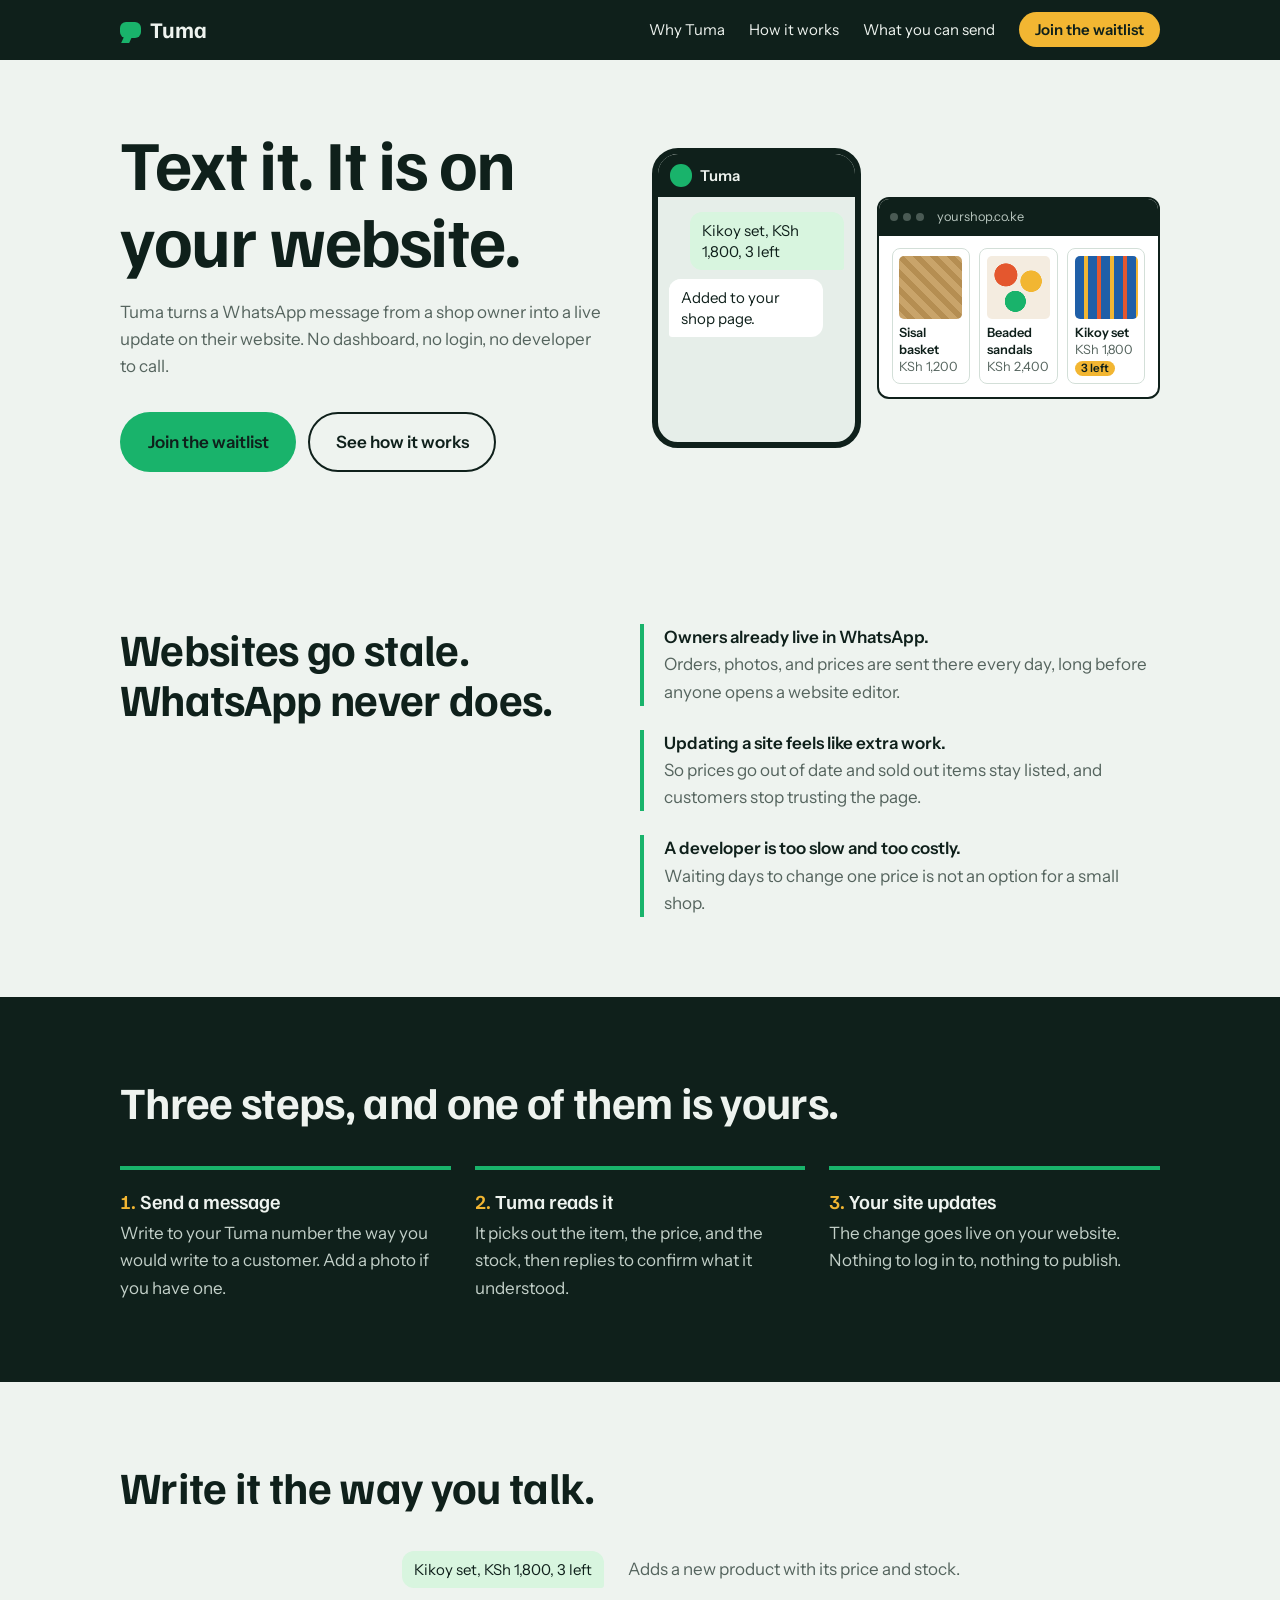
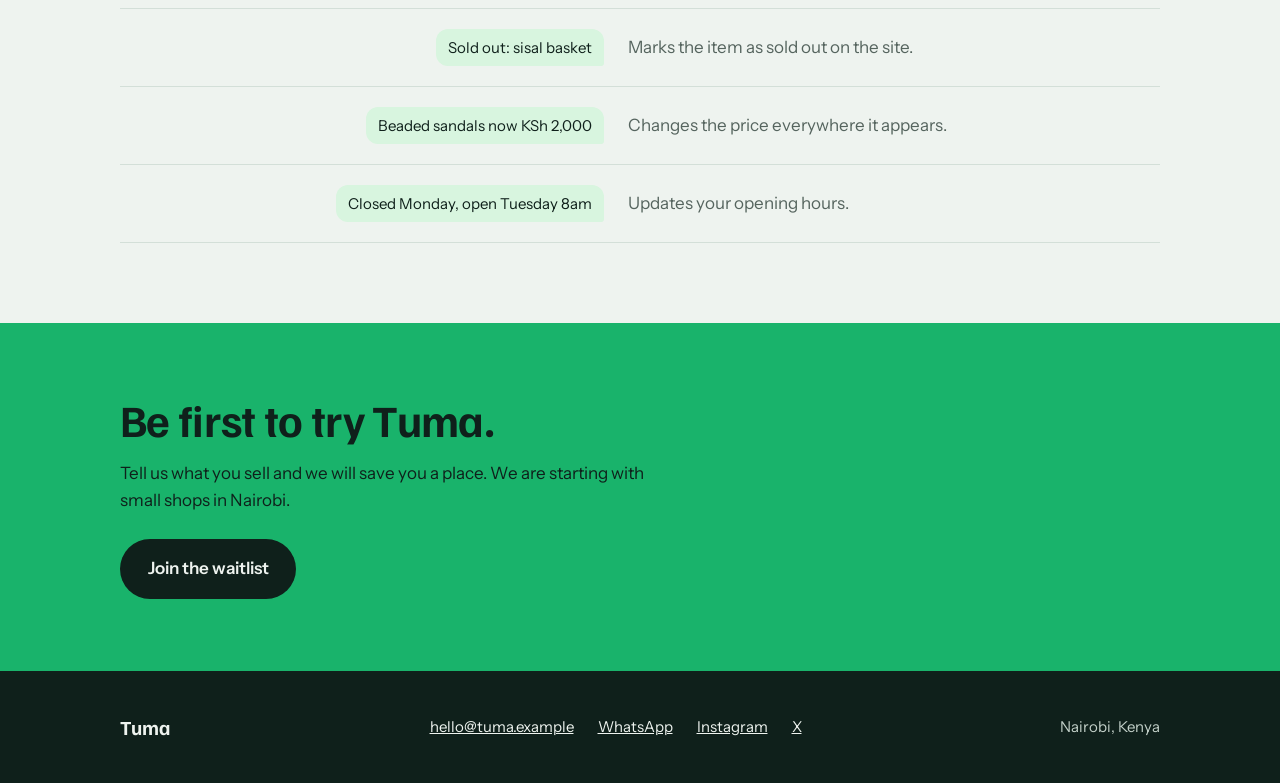
<file: WebDev-L1-LandingPage/index.html>
<!DOCTYPE html>
<html lang="en">
<head>
  <meta charset="UTF-8">
  <meta name="viewport" content="width=device-width, initial-scale=1">
  <title>Tuma | Text it. It is on your website.</title>
  <meta name="description" content="Tuma turns WhatsApp messages from a shop owner into live updates on their website.">
  <link rel="preconnect" href="https://fonts.googleapis.com">
  <link rel="preconnect" href="https://fonts.gstatic.com" crossorigin>
  <link href="https://fonts.googleapis.com/css2?family=Familjen+Grotesk:wght@600;700&family=Instrument+Sans:wght@400;500;600&display=swap" rel="stylesheet">
  <link rel="stylesheet" href="style.css">
</head>
<body>

  <header class="nav">
    <div class="nav__inner">
      <a class="brand" href="#top" aria-label="Tuma home">
        <span class="brand__mark" aria-hidden="true"></span>
        Tuma
      </a>
      <nav aria-label="Main">
        <ul class="nav__links">
          <li><a href="#why">Why Tuma</a></li>
          <li><a href="#how">How it works</a></li>
          <li><a href="#send">What you can send</a></li>
          <li><a class="nav__cta" href="#join">Join the waitlist</a></li>
        </ul>
      </nav>
    </div>
  </header>

  <main id="top">

    <section class="hero">
      <div class="hero__text">
        <h1>Text it. It is on your website.</h1>
        <p class="hero__sub">Tuma turns a WhatsApp message from a shop owner into a live update on their website. No dashboard, no login, no developer to call.</p>
        <div class="hero__actions">
          <a class="btn btn--primary" href="#join">Join the waitlist</a>
          <a class="btn btn--ghost" href="#how">See how it works</a>
        </div>
      </div>

      <!-- Looping demo, pure CSS: a message is sent, Tuma replies, a new product appears on the site. -->
      <div class="demo" aria-hidden="true">
        <div class="phone">
          <div class="phone__bar">
            <span class="phone__avatar"></span>
            Tuma
          </div>
          <div class="chat">
            <p class="bubble bubble--out">Kikoy set, KSh 1,800, 3 left</p>
            <div class="reply-slot">
              <p class="typing"><span></span><span></span><span></span></p>
              <p class="bubble bubble--in">Added to your shop page.</p>
            </div>
          </div>
        </div>

        <div class="browser">
          <div class="browser__bar">
            <span></span><span></span><span></span>
            <em>yourshop.co.ke</em>
          </div>
          <div class="shop">
            <div class="item">
              <div class="item__img item__img--basket"></div>
              <p class="item__name">Sisal basket</p>
              <p class="item__price">KSh 1,200</p>
            </div>
            <div class="item">
              <div class="item__img item__img--beads"></div>
              <p class="item__name">Beaded sandals</p>
              <p class="item__price">KSh 2,400</p>
            </div>
            <div class="item item--new">
              <div class="item__img item__img--kikoy"></div>
              <p class="item__name">Kikoy set</p>
              <p class="item__price">KSh 1,800</p>
              <p class="item__stock">3 left</p>
            </div>
          </div>
        </div>
      </div>
    </section>

    <section class="section section--light" id="why">
      <div class="wrap wrap--split">
        <div>
          <h2>Websites go stale. WhatsApp never does.</h2>
        </div>
        <div class="facts">
          <p><strong>Owners already live in WhatsApp.</strong> Orders, photos, and prices are sent there every day, long before anyone opens a website editor.</p>
          <p><strong>Updating a site feels like extra work.</strong> So prices go out of date and sold out items stay listed, and customers stop trusting the page.</p>
          <p><strong>A developer is too slow and too costly.</strong> Waiting days to change one price is not an option for a small shop.</p>
        </div>
      </div>
    </section>

    <section class="section section--dark" id="how">
      <div class="wrap">
        <h2>Three steps, and one of them is yours.</h2>
        <ol class="steps">
          <li>
            <h3>Send a message</h3>
            <p>Write to your Tuma number the way you would write to a customer. Add a photo if you have one.</p>
          </li>
          <li>
            <h3>Tuma reads it</h3>
            <p>It picks out the item, the price, and the stock, then replies to confirm what it understood.</p>
          </li>
          <li>
            <h3>Your site updates</h3>
            <p>The change goes live on your website. Nothing to log in to, nothing to publish.</p>
          </li>
        </ol>
      </div>
    </section>

    <section class="section section--light" id="send">
      <div class="wrap">
        <h2>Write it the way you talk.</h2>
        <div class="rules">
          <div class="rule">
            <p class="bubble bubble--out">Kikoy set, KSh 1,800, 3 left</p>
            <p class="rule__result">Adds a new product with its price and stock.</p>
          </div>
          <div class="rule">
            <p class="bubble bubble--out">Sold out: sisal basket</p>
            <p class="rule__result">Marks the item as sold out on the site.</p>
          </div>
          <div class="rule">
            <p class="bubble bubble--out">Beaded sandals now KSh 2,000</p>
            <p class="rule__result">Changes the price everywhere it appears.</p>
          </div>
          <div class="rule">
            <p class="bubble bubble--out">Closed Monday, open Tuesday 8am</p>
            <p class="rule__result">Updates your opening hours.</p>
          </div>
        </div>
      </div>
    </section>

    <section class="cta" id="join">
      <div class="wrap cta__inner">
        <h2>Be first to try Tuma.</h2>
        <p>Tell us what you sell and we will save you a place. We are starting with small shops in Nairobi.</p>
        <a class="btn btn--primary" href="mailto:hello@tuma.example">Join the waitlist</a>
      </div>
    </section>

  </main>

  <footer class="footer">
    <div class="wrap footer__inner">
      <p class="footer__brand">Tuma</p>
      <ul class="footer__links">
        <li><a href="mailto:hello@tuma.example">hello@tuma.example</a></li>
        <li><a href="#">WhatsApp</a></li>
        <li><a href="#">Instagram</a></li>
        <li><a href="#">X</a></li>
      </ul>
      <p class="footer__note">Nairobi, Kenya</p>
    </div>
  </footer>

</body>
</html>
</file>
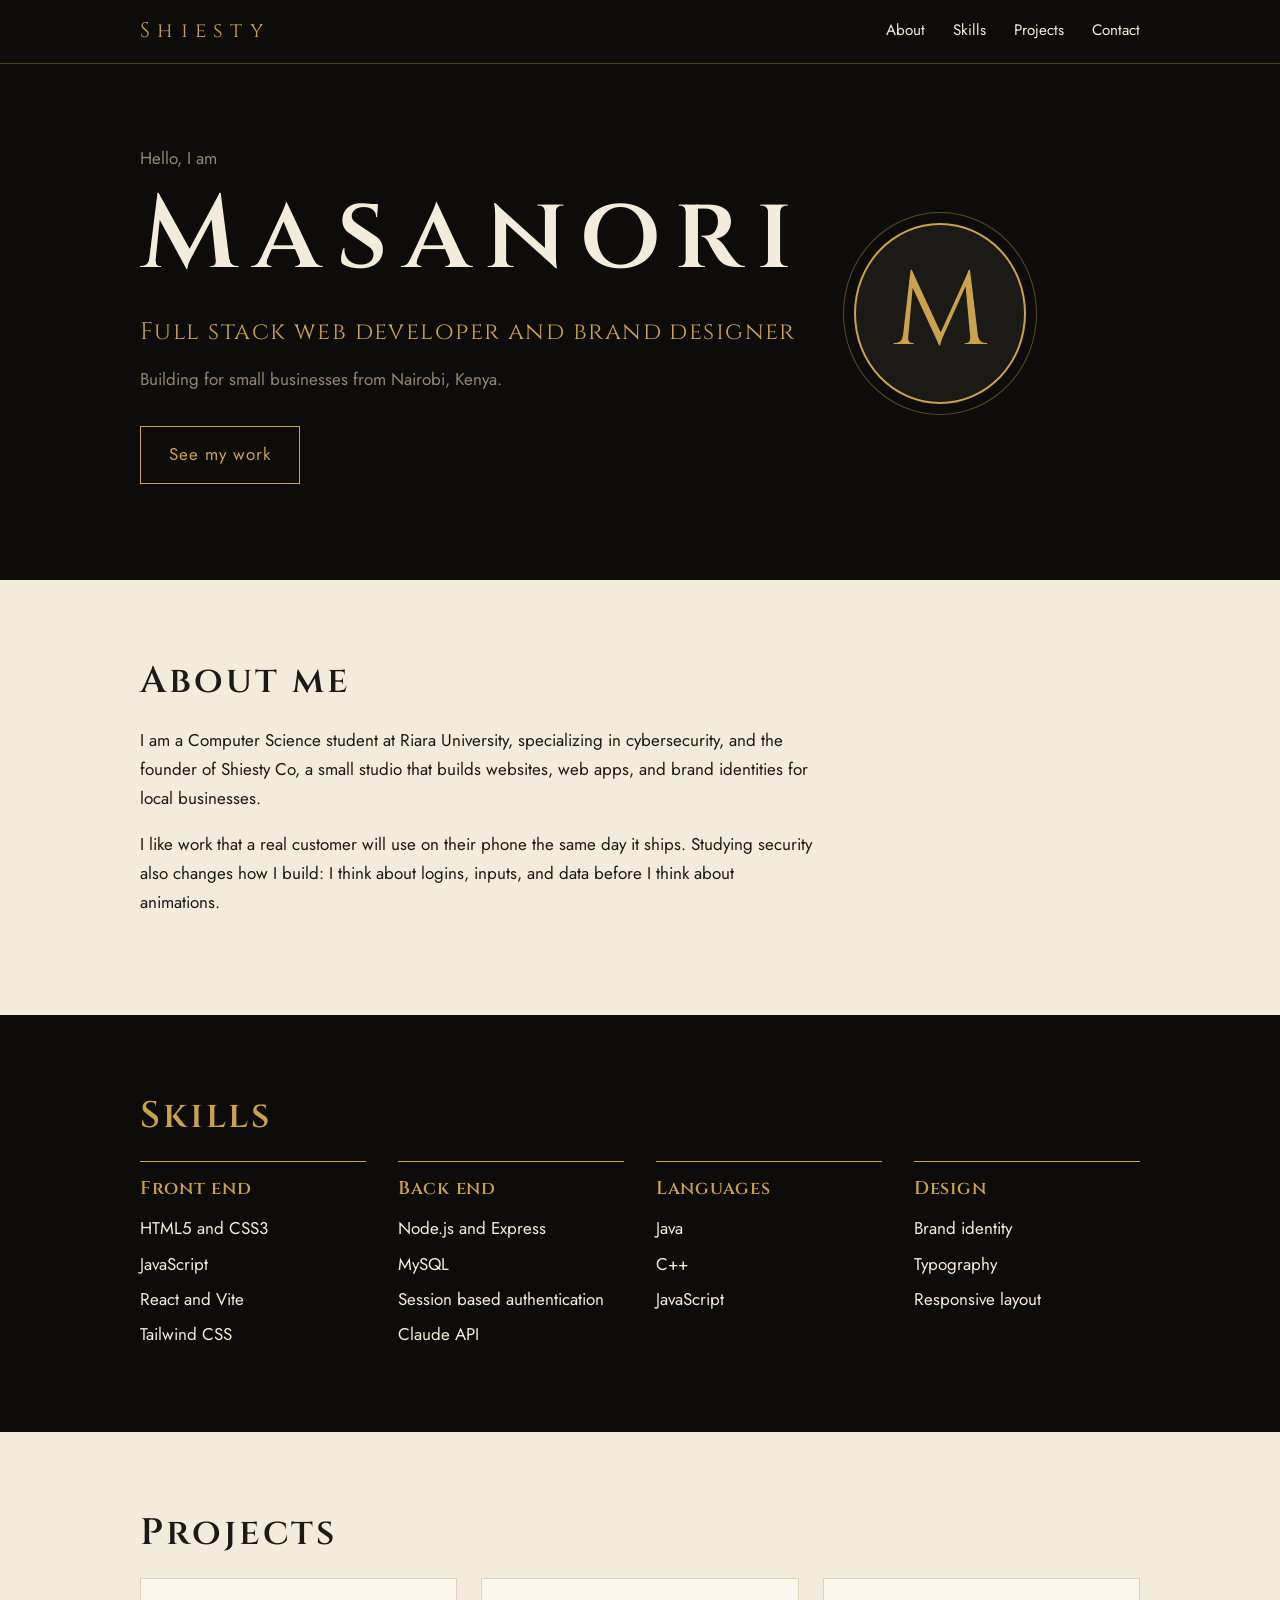
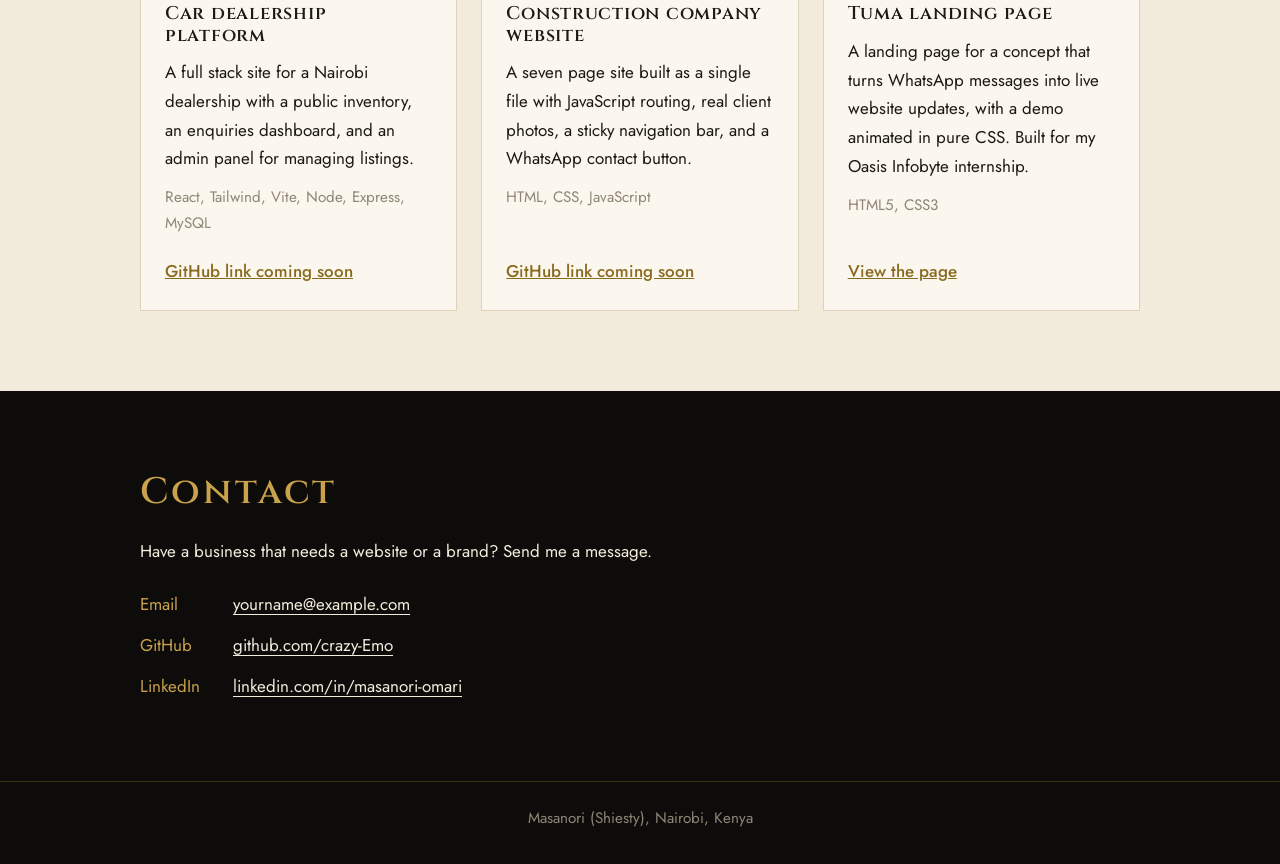
<file: WebDev-L1-Portfolio/index.html>
<!DOCTYPE html>
<html lang="en">
<head>
  <meta charset="UTF-8">
  <meta name="viewport" content="width=device-width, initial-scale=1">
  <title>Masanori (Shiesty) | Web Developer and Brand Designer, Nairobi</title>
  <meta name="description" content="Portfolio of Masanori, a full stack web developer and brand designer in Nairobi, Kenya.">
  <link rel="preconnect" href="https://fonts.googleapis.com">
  <link rel="preconnect" href="https://fonts.gstatic.com" crossorigin>
  <link href="https://fonts.googleapis.com/css2?family=Cinzel:wght@500;600&family=Jost:wght@400;500&display=swap" rel="stylesheet">
  <link rel="stylesheet" href="style.css">
</head>
<body>

  <header class="nav">
    <div class="nav__inner">
      <a class="nav__brand" href="#top">Shiesty</a>
      <nav aria-label="Main">
        <ul class="nav__links">
          <li><a href="#about">About</a></li>
          <li><a href="#skills">Skills</a></li>
          <li><a href="#projects">Projects</a></li>
          <li><a href="#contact">Contact</a></li>
        </ul>
      </nav>
    </div>
  </header>

  <main id="top">

    <section class="hero">
      <div class="hero__inner">
        <div class="hero__text">
          <p class="hero__hello">Hello, I am</p>
          <h1>Masanori</h1>
          <p class="hero__role">Full stack web developer and brand designer</p>
          <p class="hero__place">Building for small businesses from Nairobi, Kenya.</p>
          <a class="btn" href="#projects">See my work</a>
        </div>
        <div class="avatar" role="img" aria-label="Avatar placeholder with the letter M">
          <span>M</span>
        </div>
      </div>
    </section>

    <section class="section section--cream" id="about">
      <div class="wrap wrap--narrow">
        <h2>About me</h2>
        <p>I am a Computer Science student at Riara University, specializing in cybersecurity, and the founder of Shiesty Co, a small studio that builds websites, web apps, and brand identities for local businesses.</p>
        <p>I like work that a real customer will use on their phone the same day it ships. Studying security also changes how I build: I think about logins, inputs, and data before I think about animations.</p>
      </div>
    </section>

    <section class="section section--black" id="skills">
      <div class="wrap">
        <h2>Skills</h2>
        <div class="skills">
          <div class="skills__group">
            <h3>Front end</h3>
            <ul>
              <li>HTML5 and CSS3</li>
              <li>JavaScript</li>
              <li>React and Vite</li>
              <li>Tailwind CSS</li>
            </ul>
          </div>
          <div class="skills__group">
            <h3>Back end</h3>
            <ul>
              <li>Node.js and Express</li>
              <li>MySQL</li>
              <li>Session based authentication</li>
              <li>Claude API</li>
            </ul>
          </div>
          <div class="skills__group">
            <h3>Languages</h3>
            <ul>
              <li>Java</li>
              <li>C++</li>
              <li>JavaScript</li>
            </ul>
          </div>
          <div class="skills__group">
            <h3>Design</h3>
            <ul>
              <li>Brand identity</li>
              <li>Typography</li>
              <li>Responsive layout</li>
            </ul>
          </div>
        </div>
      </div>
    </section>

    <section class="section section--cream" id="projects">
      <div class="wrap">
        <h2>Projects</h2>
        <div class="projects">

          <article class="project">
            <h3>Car dealership platform</h3>
            <p>A full stack site for a Nairobi dealership with a public inventory, an enquiries dashboard, and an admin panel for managing listings.</p>
            <p class="project__stack">React, Tailwind, Vite, Node, Express, MySQL</p>
            <a class="project__link" href="#" aria-label="GitHub link for the car dealership platform">GitHub link coming soon</a>
          </article>

          <article class="project">
            <h3>Construction company website</h3>
            <p>A seven page site built as a single file with JavaScript routing, real client photos, a sticky navigation bar, and a WhatsApp contact button.</p>
            <p class="project__stack">HTML, CSS, JavaScript</p>
            <a class="project__link" href="#" aria-label="GitHub link for the construction company website">GitHub link coming soon</a>
          </article>

          <article class="project">
            <h3>Tuma landing page</h3>
            <p>A landing page for a concept that turns WhatsApp messages into live website updates, with a demo animated in pure CSS. Built for my Oasis Infobyte internship.</p>
            <p class="project__stack">HTML5, CSS3</p>
            <a class="project__link" href="../WebDev-L1-LandingPage/index.html">View the page</a>
          </article>

        </div>
      </div>
    </section>

    <section class="section section--black" id="contact">
      <div class="wrap wrap--narrow">
        <h2>Contact</h2>
        <p>Have a business that needs a website or a brand? Send me a message.</p>
        <ul class="contact">
          <li><span>Email</span> <a href="mailto:yourname@example.com">yourname@example.com</a></li>
          <li><span>GitHub</span> <a href="https://github.com/crazy-Emo" target="_blank" rel="noopener">github.com/crazy-Emo</a></li>
          <li><span>LinkedIn</span> <a href="https://www.linkedin.com/in/masanori-omari" target="_blank" rel="noopener">linkedin.com/in/masanori-omari</a></li>
        </ul>
      </div>
    </section>

  </main>

  <footer class="footer">
    <p>Masanori (Shiesty), Nairobi, Kenya</p>
  </footer>

</body>
</html>
</file>
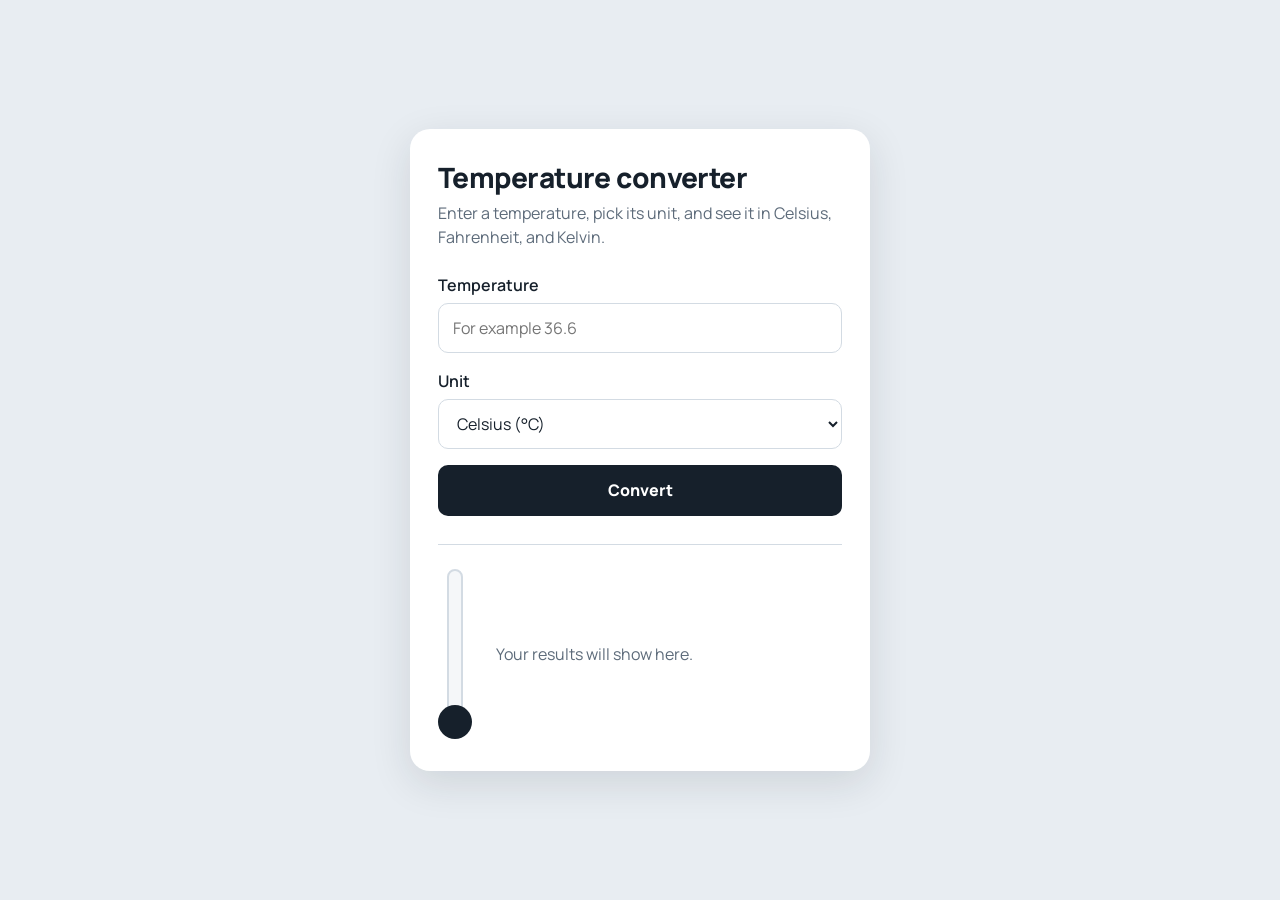
<file: WebDev-L1-TemperatureConverter/index.html>
<!DOCTYPE html>
<html lang="en">
<head>
  <meta charset="UTF-8">
  <meta name="viewport" content="width=device-width, initial-scale=1">
  <title>Temperature Converter</title>
  <link rel="preconnect" href="https://fonts.googleapis.com">
  <link rel="preconnect" href="https://fonts.gstatic.com" crossorigin>
  <link href="https://fonts.googleapis.com/css2?family=Manrope:wght@400;600;800&display=swap" rel="stylesheet">
  <link rel="stylesheet" href="style.css">
</head>
<body>

  <main class="card">
    <h1>Temperature converter</h1>
    <p class="card__intro">Enter a temperature, pick its unit, and see it in Celsius, Fahrenheit, and Kelvin.</p>

    <form id="converter" novalidate>
      <div class="field">
        <label for="temp">Temperature</label>
        <input id="temp" name="temp" type="text" inputmode="decimal" autocomplete="off" placeholder="For example 36.6" aria-describedby="error">
      </div>

      <div class="field">
        <label for="unit">Unit</label>
        <select id="unit" name="unit">
          <option value="C">Celsius (°C)</option>
          <option value="F">Fahrenheit (°F)</option>
          <option value="K">Kelvin (K)</option>
        </select>
      </div>

      <p id="error" class="error" role="alert" hidden></p>

      <button type="submit" class="convert">Convert</button>
    </form>

    <section class="results" aria-live="polite">
      <div class="gauge" aria-hidden="true">
        <div class="gauge__tube">
          <div id="fill" class="gauge__fill"></div>
        </div>
        <div class="gauge__bulb"></div>
      </div>

      <div class="results__body">
        <p id="empty" class="results__empty">Your results will show here.</p>
        <dl id="output" class="output" hidden>
          <div class="output__row" data-unit="C">
            <dt>Celsius</dt>
            <dd id="out-c"></dd>
          </div>
          <div class="output__row" data-unit="F">
            <dt>Fahrenheit</dt>
            <dd id="out-f"></dd>
          </div>
          <div class="output__row" data-unit="K">
            <dt>Kelvin</dt>
            <dd id="out-k"></dd>
          </div>
        </dl>
      </div>
    </section>
  </main>

  <script src="script.js"></script>
</body>
</html>
</file>
<file: WebDev-L1-LandingPage/style.css>
/* Tuma landing page
   Palette: ink, mist, signal green, marigold, grey */

:root {
  --ink: #0f201b;
  --mist: #eef3ef;
  --green: #19b36b;
  --green-deep: #0c6b41;
  --marigold: #f2b632;
  --grey: #55645e;
  --line: #d3dfd8;
  --bubble-out: #d8f5df;

  --font-display: "Familjen Grotesk", "Arial Black", Arial, sans-serif;
  --font-body: "Instrument Sans", Arial, Helvetica, sans-serif;

  --text-body: 1.0625rem;
  --text-small: 0.9375rem;
}

*,
*::before,
*::after {
  box-sizing: border-box;
  margin: 0;
  padding: 0;
}

html {
  scroll-behavior: smooth;
  scroll-padding-top: 5rem;
}

body {
  font-family: var(--font-body);
  font-size: var(--text-body);
  line-height: 1.6;
  color: var(--ink);
  background: var(--mist);
}

ul,
ol {
  list-style: none;
}

a {
  color: inherit;
}

:focus-visible {
  outline: 3px solid var(--green);
  outline-offset: 3px;
}

h1,
h2,
h3 {
  font-family: var(--font-display);
  line-height: 1.1;
}

h1 {
  font-size: clamp(2.5rem, 7vw, 4.4rem);
  font-weight: 700;
  letter-spacing: -0.02em;
}

h2 {
  font-size: clamp(1.9rem, 4.5vw, 2.8rem);
  font-weight: 700;
  letter-spacing: -0.015em;
}

h3 {
  font-size: 1.25rem;
  font-weight: 600;
}

.wrap {
  width: 100%;
  max-width: 1080px;
  margin: 0 auto;
  padding: 0 1.25rem;
}

/* Navigation */

.nav {
  position: sticky;
  top: 0;
  z-index: 10;
  background: var(--ink);
  color: var(--mist);
}

.nav__inner {
  max-width: 1080px;
  margin: 0 auto;
  padding: 0.75rem 1.25rem;
  display: flex;
  align-items: center;
  justify-content: space-between;
  gap: 1rem;
}

.brand {
  display: inline-flex;
  align-items: center;
  gap: 0.55rem;
  font-family: var(--font-display);
  font-weight: 700;
  font-size: 1.4rem;
  text-decoration: none;
}

/* Speech bubble mark */
.brand__mark {
  position: relative;
  width: 1.3rem;
  height: 1.05rem;
  background: var(--green);
  border-radius: 6px;
}

.brand__mark::after {
  content: "";
  position: absolute;
  left: 3px;
  bottom: -5px;
  width: 8px;
  height: 8px;
  background: var(--green);
  transform: skewX(-25deg);
}

.nav__links {
  display: flex;
  align-items: center;
  gap: 1.5rem;
  font-size: var(--text-small);
}

.nav__links a {
  text-decoration: none;
}

.nav__links a:hover {
  text-decoration: underline;
  text-underline-offset: 4px;
}

.nav__cta {
  background: var(--marigold);
  color: var(--ink);
  padding: 0.5rem 1rem;
  border-radius: 999px;
  font-weight: 600;
}

.nav__links a.nav__cta:hover {
  text-decoration: none;
  background: #f7c95a;
}

/* Buttons */

.btn {
  display: inline-block;
  padding: 0.9rem 1.6rem;
  border-radius: 999px;
  font-weight: 600;
  text-decoration: none;
  border: 2px solid transparent;
  transition: background 0.15s ease, color 0.15s ease;
}

.btn--primary {
  background: var(--green);
  color: var(--ink);
}

.btn--primary:hover {
  background: #2ccb80;
}

.btn--ghost {
  border-color: var(--ink);
  color: var(--ink);
}

.btn--ghost:hover {
  background: var(--ink);
  color: var(--mist);
}

/* Hero */

.hero {
  max-width: 1080px;
  margin: 0 auto;
  padding: 4rem 1.25rem 4.5rem;
  display: grid;
  grid-template-columns: 1fr 1.05fr;
  align-items: center;
  gap: 3rem;
}

.hero__sub {
  margin-top: 1.25rem;
  max-width: 32rem;
  color: var(--grey);
}

.hero__actions {
  margin-top: 2rem;
  display: flex;
  flex-wrap: wrap;
  gap: 0.75rem;
}

/* The demo: phone on the left, shop site on the right.
   One 10 second loop. Every timed piece shares the same duration so they stay in step. */

.demo {
  display: grid;
  grid-template-columns: 0.85fr 1.15fr;
  gap: 1rem;
  align-items: center;
}

.phone {
  border: 6px solid var(--ink);
  border-radius: 26px;
  background: #e6eee9;
  overflow: hidden;
  min-height: 300px;
  display: flex;
  flex-direction: column;
}

.phone__bar {
  display: flex;
  align-items: center;
  gap: 0.5rem;
  padding: 0.6rem 0.75rem;
  background: var(--ink);
  color: var(--mist);
  font-weight: 600;
  font-size: var(--text-small);
}

.phone__avatar {
  width: 1.4rem;
  height: 1.4rem;
  border-radius: 50%;
  background: var(--green);
}

.chat {
  flex: 1;
  padding: 0.9rem 0.7rem;
  display: flex;
  flex-direction: column;
  gap: 0.6rem;
}

.bubble {
  max-width: 88%;
  padding: 0.5rem 0.75rem;
  border-radius: 12px;
  font-size: var(--text-small);
  line-height: 1.4;
}

.bubble--out {
  align-self: flex-end;
  background: var(--bubble-out);
  border-bottom-right-radius: 3px;
}

.bubble--in {
  align-self: flex-start;
  background: #fff;
  border-bottom-left-radius: 3px;
}

.reply-slot {
  display: grid;
}

.reply-slot > * {
  grid-area: 1 / 1;
}

.typing {
  align-self: flex-start;
  width: 3.4rem;
  padding: 0.6rem 0.75rem;
  background: #fff;
  border-radius: 12px;
  border-bottom-left-radius: 3px;
  display: flex;
  gap: 4px;
  justify-content: center;
}

.typing span {
  width: 6px;
  height: 6px;
  border-radius: 50%;
  background: var(--grey);
}

.browser {
  border: 2px solid var(--ink);
  border-radius: 12px;
  background: #fff;
  overflow: hidden;
}

.browser__bar {
  display: flex;
  align-items: center;
  gap: 5px;
  padding: 0.5rem 0.7rem;
  background: var(--ink);
}

.browser__bar span {
  width: 8px;
  height: 8px;
  border-radius: 50%;
  background: #4a5a54;
}

.browser__bar em {
  margin-left: 0.5rem;
  font-style: normal;
  font-size: 0.8rem;
  color: #b7c5be;
}

.shop {
  padding: 0.8rem;
  display: grid;
  grid-template-columns: repeat(3, 1fr);
  gap: 0.6rem;
}

.item {
  border: 1px solid var(--line);
  border-radius: 8px;
  padding: 0.4rem;
  font-size: 0.8rem;
  line-height: 1.3;
}

.item__img {
  aspect-ratio: 1;
  border-radius: 5px;
  margin-bottom: 0.4rem;
}

.item__img--basket {
  background: repeating-linear-gradient(45deg, #c9a46a 0 6px, #b58e52 6px 12px);
}

.item__img--beads {
  background: radial-gradient(circle at 30% 30%, #e4572e 0 18%, transparent 19%),
    radial-gradient(circle at 70% 40%, #f2b632 0 18%, transparent 19%),
    radial-gradient(circle at 45% 72%, #19b36b 0 18%, transparent 19%),
    #f4ece0;
}

.item__img--kikoy {
  background: repeating-linear-gradient(90deg, #1f5fa8 0 9px, #f2b632 9px 13px, #1f5fa8 13px 22px, #e4572e 22px 26px);
}

.item__name {
  font-weight: 600;
}

.item__price {
  color: var(--grey);
}

.item__stock {
  margin-top: 0.15rem;
  display: inline-block;
  padding: 0 0.4rem;
  border-radius: 999px;
  background: var(--marigold);
  font-weight: 600;
  font-size: 0.72rem;
}

/* Loop animations */

.bubble--out,
.typing,
.reply-slot .bubble--in,
.item--new {
  animation-duration: 10s;
  animation-iteration-count: infinite;
  animation-timing-function: ease-out;
}

.demo .bubble--out {
  animation-name: send;
}

.typing {
  animation-name: typing;
}

.reply-slot .bubble--in {
  animation-name: reply;
}

.item--new {
  animation-name: appear, ring;
  animation-duration: 10s, 10s;
}

@keyframes send {
  0%, 4% { opacity: 0; transform: translateY(8px); }
  9%, 93% { opacity: 1; transform: none; }
  98%, 100% { opacity: 0; }
}

@keyframes typing {
  0%, 12% { opacity: 0; }
  15%, 24% { opacity: 1; }
  27%, 100% { opacity: 0; }
}

@keyframes reply {
  0%, 26% { opacity: 0; transform: translateY(8px); }
  31%, 93% { opacity: 1; transform: none; }
  98%, 100% { opacity: 0; }
}

@keyframes appear {
  0%, 32% { opacity: 0; transform: translateY(14px) scale(0.94); }
  39%, 93% { opacity: 1; transform: none; }
  98%, 100% { opacity: 0; }
}

@keyframes ring {
  0%, 37% { box-shadow: 0 0 0 0 rgba(25, 179, 107, 0); }
  42% { box-shadow: 0 0 0 4px rgba(25, 179, 107, 0.5); }
  56%, 100% { box-shadow: 0 0 0 0 rgba(25, 179, 107, 0); }
}

/* Sections */

.section {
  padding: 5rem 0;
}

.section--light {
  background: var(--mist);
}

.section--dark {
  background: var(--ink);
  color: var(--mist);
}

.wrap--split {
  display: grid;
  grid-template-columns: 1fr 1.1fr;
  gap: 3rem;
  align-items: start;
}

.facts {
  display: grid;
  gap: 1.5rem;
}

.facts p {
  padding-left: 1.25rem;
  border-left: 4px solid var(--green);
  color: var(--grey);
}

.facts strong {
  display: block;
  color: var(--ink);
  font-weight: 600;
}

/* Steps (a real sequence, so numbered) */

.steps {
  margin-top: 2.5rem;
  display: grid;
  grid-template-columns: repeat(3, 1fr);
  gap: 1.5rem;
  counter-reset: step;
}

.steps li {
  counter-increment: step;
  padding-top: 1.25rem;
  border-top: 4px solid var(--green);
}

.steps h3::before {
  content: counter(step) ". ";
  color: var(--marigold);
}

.steps p {
  margin-top: 0.5rem;
  color: #c3d0c9;
}

/* Message examples */

.rules {
  margin-top: 2.5rem;
  display: grid;
  gap: 1.25rem;
}

.rule {
  display: grid;
  grid-template-columns: minmax(0, 1fr) minmax(0, 1.1fr);
  align-items: center;
  gap: 1.5rem;
  padding-bottom: 1.25rem;
  border-bottom: 1px solid var(--line);
}

.rule .bubble {
  justify-self: end;
  max-width: 100%;
}

.rule__result {
  color: var(--grey);
}

/* Call to action */

.cta {
  background: var(--green);
  padding: 4.5rem 0;
}

.cta__inner {
  display: grid;
  gap: 1rem;
  justify-items: start;
}

.cta__inner p {
  max-width: 34rem;
}

.cta .btn--primary {
  background: var(--ink);
  color: var(--mist);
  margin-top: 0.5rem;
}

.cta .btn--primary:hover {
  background: #22392f;
}

/* Footer */

.footer {
  background: var(--ink);
  color: var(--mist);
  padding: 2.5rem 0;
  font-size: var(--text-small);
}

.footer__inner {
  display: flex;
  flex-wrap: wrap;
  align-items: center;
  justify-content: space-between;
  gap: 1rem 2rem;
}

.footer__brand {
  font-family: var(--font-display);
  font-weight: 700;
  font-size: 1.25rem;
}

.footer__links {
  display: flex;
  flex-wrap: wrap;
  gap: 0.5rem 1.5rem;
}

.footer__links a:hover {
  color: var(--marigold);
}

.footer__note {
  color: #c3d0c9;
}

/* Responsive */

@media (max-width: 900px) {
  .hero,
  .wrap--split {
    grid-template-columns: 1fr;
  }

  .hero {
    padding-top: 2.5rem;
    gap: 2.5rem;
  }

  .steps {
    grid-template-columns: 1fr;
  }
}

@media (max-width: 620px) {
  .nav__inner {
    flex-wrap: wrap;
    row-gap: 0.5rem;
  }

  .nav__inner nav {
    width: 100%;
    overflow-x: auto;
  }

  .nav__links {
    gap: 1rem;
    white-space: nowrap;
    font-size: 0.875rem;
  }

  .section {
    padding: 3.5rem 0;
  }

  .demo {
    grid-template-columns: 1fr;
  }

  .phone {
    min-height: 0;
  }

  .rule {
    grid-template-columns: 1fr;
    gap: 0.75rem;
  }

  .rule .bubble {
    justify-self: start;
  }

  .btn {
    width: 100%;
    text-align: center;
  }
}

/* Reduced motion: no loop, show the finished state */

@media (prefers-reduced-motion: reduce) {
  html {
    scroll-behavior: auto;
  }

  .bubble--out,
  .reply-slot .bubble--in,
  .item--new {
    animation: none;
    opacity: 1;
  }

  .typing {
    animation: none;
    opacity: 0;
  }
}
</file>
<file: WebDev-L1-Portfolio/style.css>
/* Portfolio
   Palette: black, gold, cream. Fonts: Cinzel (display), Jost (body). */

:root {
  --black: #0d0c0a;
  --ink: #1c1a16;
  --gold: #c9a24b;
  --cream: #f3ecdd;
  --muted: #8f8676;

  --font-display: "Cinzel", "Times New Roman", serif;
  --font-body: "Jost", "Helvetica Neue", Arial, sans-serif;
}

*,
*::before,
*::after {
  box-sizing: border-box;
  margin: 0;
  padding: 0;
}

html {
  scroll-behavior: smooth;
  scroll-padding-top: 4.5rem;
}

body {
  font-family: var(--font-body);
  font-size: 1.0625rem;
  line-height: 1.7;
  color: var(--ink);
  background: var(--cream);
}

ul {
  list-style: none;
}

a {
  color: inherit;
}

:focus-visible {
  outline: 3px solid var(--gold);
  outline-offset: 3px;
}

h1,
h2,
h3 {
  font-family: var(--font-display);
  font-weight: 600;
  line-height: 1.15;
}

h2 {
  font-size: clamp(1.7rem, 4vw, 2.3rem);
  letter-spacing: 0.08em;
  margin-bottom: 1.5rem;
}

h3 {
  font-size: 1.15rem;
  letter-spacing: 0.04em;
}

.wrap {
  width: 100%;
  max-width: 1040px;
  margin: 0 auto;
  padding: 0 1.25rem;
}

.wrap--narrow p {
  max-width: 42rem;
}

/* Navigation */

.nav {
  position: sticky;
  top: 0;
  z-index: 10;
  background: var(--black);
  color: var(--cream);
  border-bottom: 1px solid rgba(201, 162, 75, 0.35);
}

.nav__inner {
  max-width: 1040px;
  margin: 0 auto;
  padding: 0.85rem 1.25rem;
  display: flex;
  align-items: center;
  justify-content: space-between;
  gap: 1rem;
}

.nav__brand {
  font-family: var(--font-display);
  font-size: 1.3rem;
  letter-spacing: 0.35em;
  color: var(--gold);
  text-decoration: none;
}

.nav__links {
  display: flex;
  gap: 1.75rem;
  font-size: 0.95rem;
}

.nav__links a {
  text-decoration: none;
}

.nav__links a:hover {
  color: var(--gold);
}

/* Hero */

.hero {
  background: var(--black);
  color: var(--cream);
  padding: 5rem 0 6rem;
}

.hero__inner {
  max-width: 1040px;
  margin: 0 auto;
  padding: 0 1.25rem;
  display: grid;
  grid-template-columns: 1.4fr 0.6fr;
  align-items: center;
  gap: 3rem;
}

.hero__hello {
  color: var(--muted);
}

.hero h1 {
  font-size: clamp(3rem, 10vw, 6.5rem);
  letter-spacing: 0.14em;
  color: var(--cream);
  margin: 0.25rem 0 1rem;
}

.hero__role {
  font-family: var(--font-display);
  font-size: clamp(1.1rem, 2.6vw, 1.5rem);
  letter-spacing: 0.06em;
  color: var(--gold);
}

.hero__place {
  margin: 0.75rem 0 2rem;
  color: var(--muted);
}

.btn {
  display: inline-block;
  padding: 0.85rem 1.75rem;
  border: 1px solid var(--gold);
  color: var(--gold);
  text-decoration: none;
  letter-spacing: 0.06em;
  transition: background 0.15s ease, color 0.15s ease;
}

.btn:hover {
  background: var(--gold);
  color: var(--black);
}

/* Avatar placeholder: swap for a photo by replacing .avatar with an <img> */

.avatar {
  width: 100%;
  max-width: 240px;
  aspect-ratio: 1;
  justify-self: center;
  border-radius: 50%;
  border: 2px solid var(--gold);
  box-shadow: 0 0 0 10px var(--black), 0 0 0 11px rgba(201, 162, 75, 0.4);
  display: grid;
  place-items: center;
  background: var(--ink);
}

.avatar span {
  font-family: var(--font-display);
  font-size: clamp(4rem, 12vw, 6.5rem);
  color: var(--gold);
}

/* Sections */

.section {
  padding: 5rem 0;
}

.section--cream {
  background: var(--cream);
  color: var(--ink);
}

.section--black {
  background: var(--black);
  color: var(--cream);
}

.section--black h2 {
  color: var(--gold);
}

.wrap--narrow p {
  margin-bottom: 1.1rem;
}

/* Skills */

.skills {
  display: grid;
  grid-template-columns: repeat(4, 1fr);
  gap: 2rem;
}

.skills__group {
  border-top: 1px solid var(--gold);
  padding-top: 1rem;
}

.skills__group h3 {
  color: var(--gold);
  margin-bottom: 0.75rem;
}

.skills__group li {
  padding: 0.2rem 0;
}

/* Projects */

.projects {
  display: grid;
  grid-template-columns: repeat(3, 1fr);
  gap: 1.5rem;
}

.project {
  background: #fbf7ee;
  border: 1px solid #ddd2ba;
  padding: 1.5rem;
  display: flex;
  flex-direction: column;
  gap: 0.75rem;
}

.project__stack {
  color: var(--muted);
  font-size: 0.95rem;
}

.project__link {
  margin-top: auto;
  padding-top: 0.5rem;
  font-weight: 500;
  color: #8a6a1f;
}

.project__link:hover {
  color: var(--black);
}

/* Contact */

.contact {
  margin-top: 1.5rem;
  display: grid;
  gap: 0.75rem;
}

.contact span {
  display: inline-block;
  min-width: 5.5rem;
  color: var(--gold);
}

.contact a {
  text-underline-offset: 4px;
}

.contact a:hover {
  color: var(--gold);
}

/* Footer */

.footer {
  background: var(--black);
  color: var(--muted);
  text-align: center;
  padding: 1.5rem 1.25rem 2rem;
  border-top: 1px solid rgba(201, 162, 75, 0.25);
  font-size: 0.95rem;
}

/* Responsive */

@media (max-width: 900px) {
  .skills {
    grid-template-columns: repeat(2, 1fr);
  }

  .projects {
    grid-template-columns: 1fr;
  }
}

@media (max-width: 680px) {
  .hero {
    padding: 3rem 0 4rem;
  }

  .hero__inner {
    grid-template-columns: 1fr;
  }

  .avatar {
    order: -1;
    max-width: 160px;
    justify-self: start;
  }

  .nav__inner {
    flex-wrap: wrap;
    row-gap: 0.4rem;
  }

  .nav__inner nav {
    width: 100%;
    overflow-x: auto;
  }

  .nav__links {
    gap: 1.25rem;
    white-space: nowrap;
  }

  .section {
    padding: 3.5rem 0;
  }

  .skills {
    grid-template-columns: 1fr;
  }
}

@media (prefers-reduced-motion: reduce) {
  html {
    scroll-behavior: auto;
  }
}
</file>
<file: WebDev-L1-TemperatureConverter/style.css>
:root {
  --bg: #e8edf2;
  --card: #ffffff;
  --ink: #16202b;
  --muted: #5d6b7a;
  --line: #d3dbe3;
  --accent: #16202b;
  --error: #b3261e;
  --error-bg: #fdecea;
  --entered: #eaf2ff;

  --font: "Manrope", "Segoe UI", Arial, sans-serif;
}

*,
*::before,
*::after {
  box-sizing: border-box;
  margin: 0;
  padding: 0;
}

body {
  min-height: 100vh;
  display: grid;
  place-items: center;
  padding: 1.25rem;
  font-family: var(--font);
  font-size: 1rem;
  line-height: 1.5;
  color: var(--ink);
  background: var(--bg);
}

:focus-visible {
  outline: 3px solid #2f6fed;
  outline-offset: 2px;
}

.card {
  width: 100%;
  max-width: 460px;
  background: var(--card);
  border-radius: 20px;
  padding: 2rem 1.75rem;
  box-shadow: 0 12px 40px rgba(22, 32, 43, 0.12);
}

h1 {
  font-size: 1.75rem;
  font-weight: 800;
  letter-spacing: -0.02em;
  line-height: 1.15;
}

.card__intro {
  margin-top: 0.5rem;
  color: var(--muted);
}

form {
  margin-top: 1.5rem;
  display: grid;
  gap: 1rem;
}

.field {
  display: grid;
  gap: 0.35rem;
}

label {
  font-weight: 600;
}

input,
select {
  width: 100%;
  font: inherit;
  padding: 0.75rem 0.9rem;
  border: 1.5px solid var(--line);
  border-radius: 10px;
  background: #fff;
  color: var(--ink);
}

input[aria-invalid="true"] {
  border-color: var(--error);
}

.error {
  padding: 0.7rem 0.9rem;
  border-radius: 10px;
  background: var(--error-bg);
  color: var(--error);
  font-weight: 600;
}

.error[hidden] {
  display: none;
}

.convert {
  font: inherit;
  font-weight: 800;
  padding: 0.85rem 1rem;
  border: none;
  border-radius: 10px;
  background: var(--accent);
  color: #fff;
  cursor: pointer;
  transition: background 0.15s ease;
}

.convert:hover {
  background: #2b3b4d;
}

/* Results */

.results {
  margin-top: 1.75rem;
  padding-top: 1.5rem;
  border-top: 1px solid var(--line);
  display: flex;
  align-items: center;
  gap: 1.5rem;
}

.results__body {
  flex: 1;
  min-width: 0;
}

.results__empty {
  color: var(--muted);
}

.output {
  display: grid;
  gap: 0.5rem;
}

.output[hidden],
.results__empty[hidden] {
  display: none;
}

.output__row {
  display: flex;
  justify-content: space-between;
  align-items: baseline;
  gap: 1rem;
  padding: 0.6rem 0.8rem;
  border-radius: 10px;
  border: 1.5px solid transparent;
}

.output__row.is-entered {
  background: var(--entered);
  border-color: #b9d3ff;
}

.output dt {
  color: var(--muted);
  font-weight: 600;
}

.output dd {
  font-size: 1.25rem;
  font-weight: 800;
  overflow-wrap: anywhere;
  text-align: right;
}

/* Thermometer gauge */

.gauge {
  position: relative;
  width: 34px;
  height: 170px;
  flex: none;
}

.gauge__tube {
  position: absolute;
  top: 0;
  left: 9px;
  width: 16px;
  height: 148px;
  border: 2px solid var(--line);
  border-radius: 10px 10px 0 0;
  overflow: hidden;
  display: flex;
  align-items: flex-end;
  background: #f5f7f9;
}

.gauge__fill {
  width: 100%;
  height: 0%;
  background: #9fb2c6;
  transition: height 0.4s ease, background 0.4s ease;
}

.gauge__bulb {
  position: absolute;
  bottom: 0;
  left: 0;
  width: 34px;
  height: 34px;
  border-radius: 50%;
  background: var(--ink);
}

@media (max-width: 420px) {
  .card {
    padding: 1.5rem 1.25rem;
  }

  .gauge {
    height: 150px;
  }

  .gauge__tube {
    height: 128px;
  }
}

@media (prefers-reduced-motion: reduce) {
  .gauge__fill {
    transition: none;
  }
}
</file>
